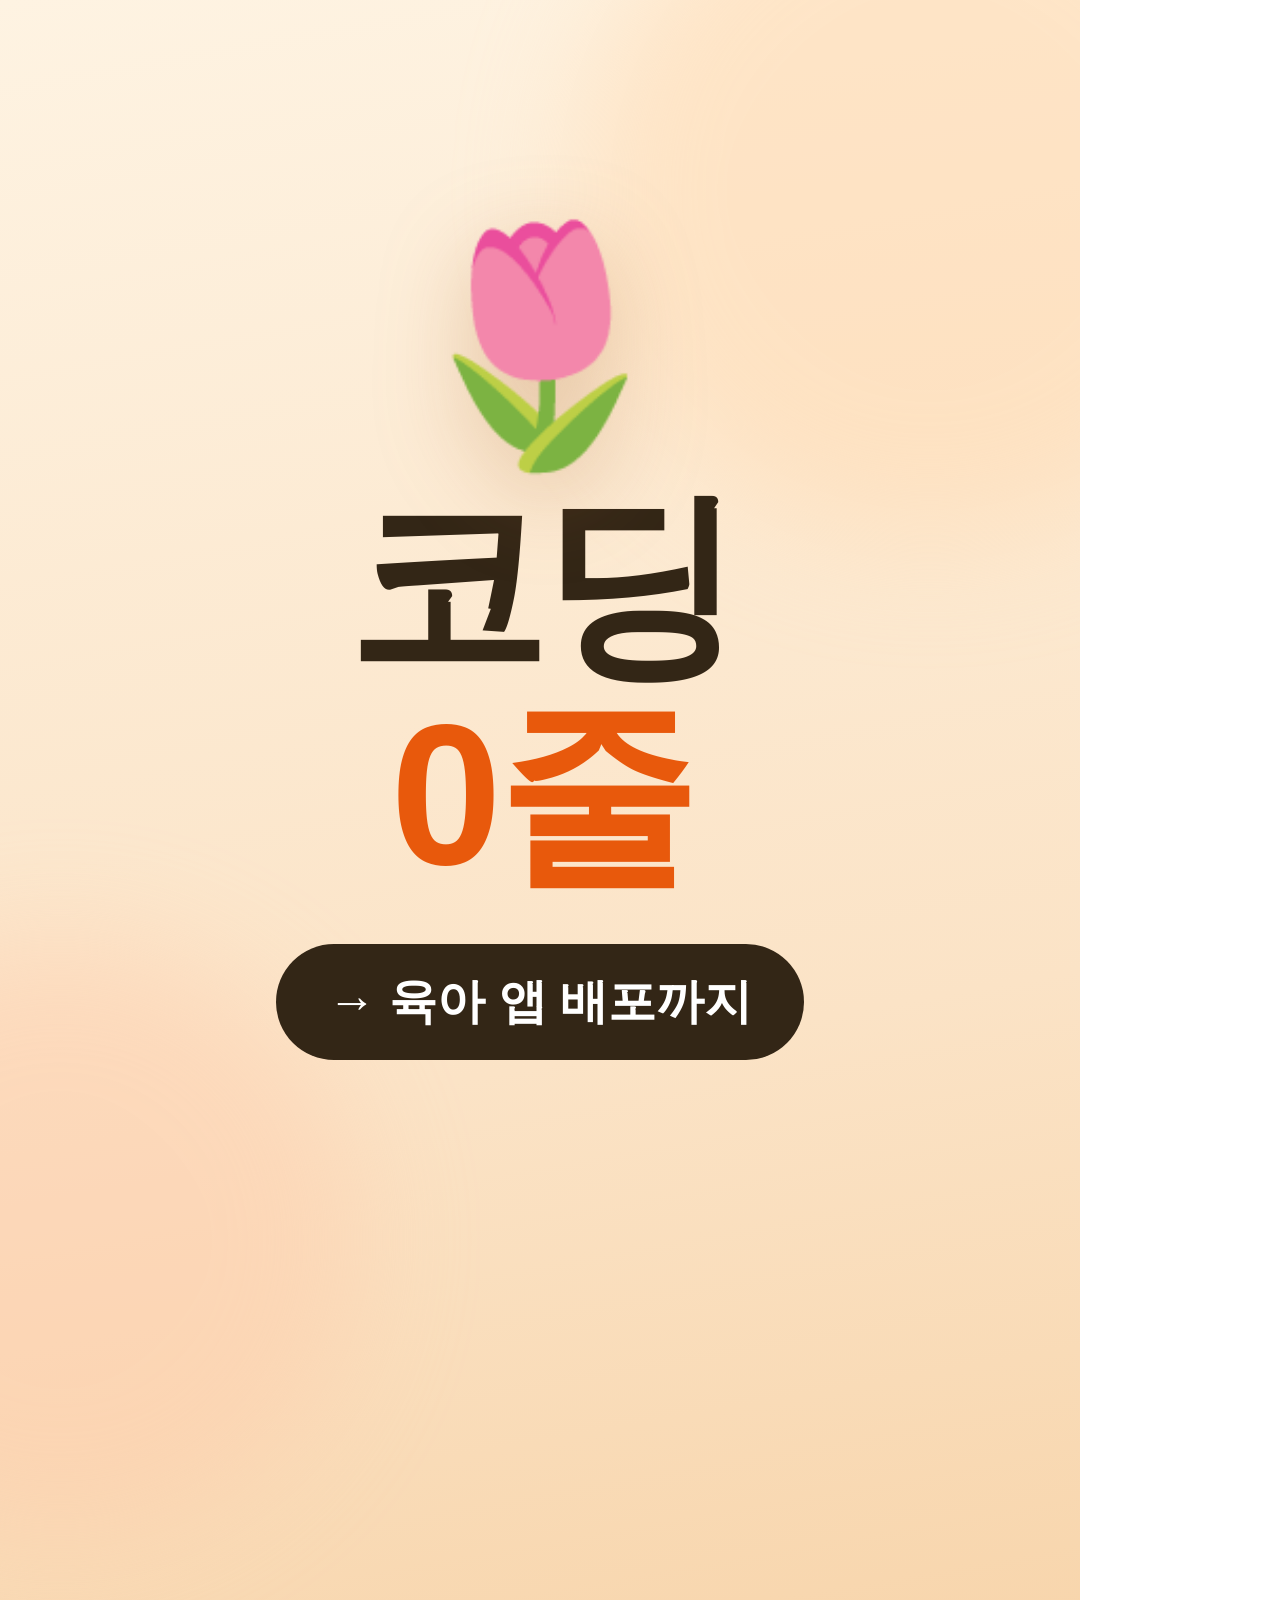
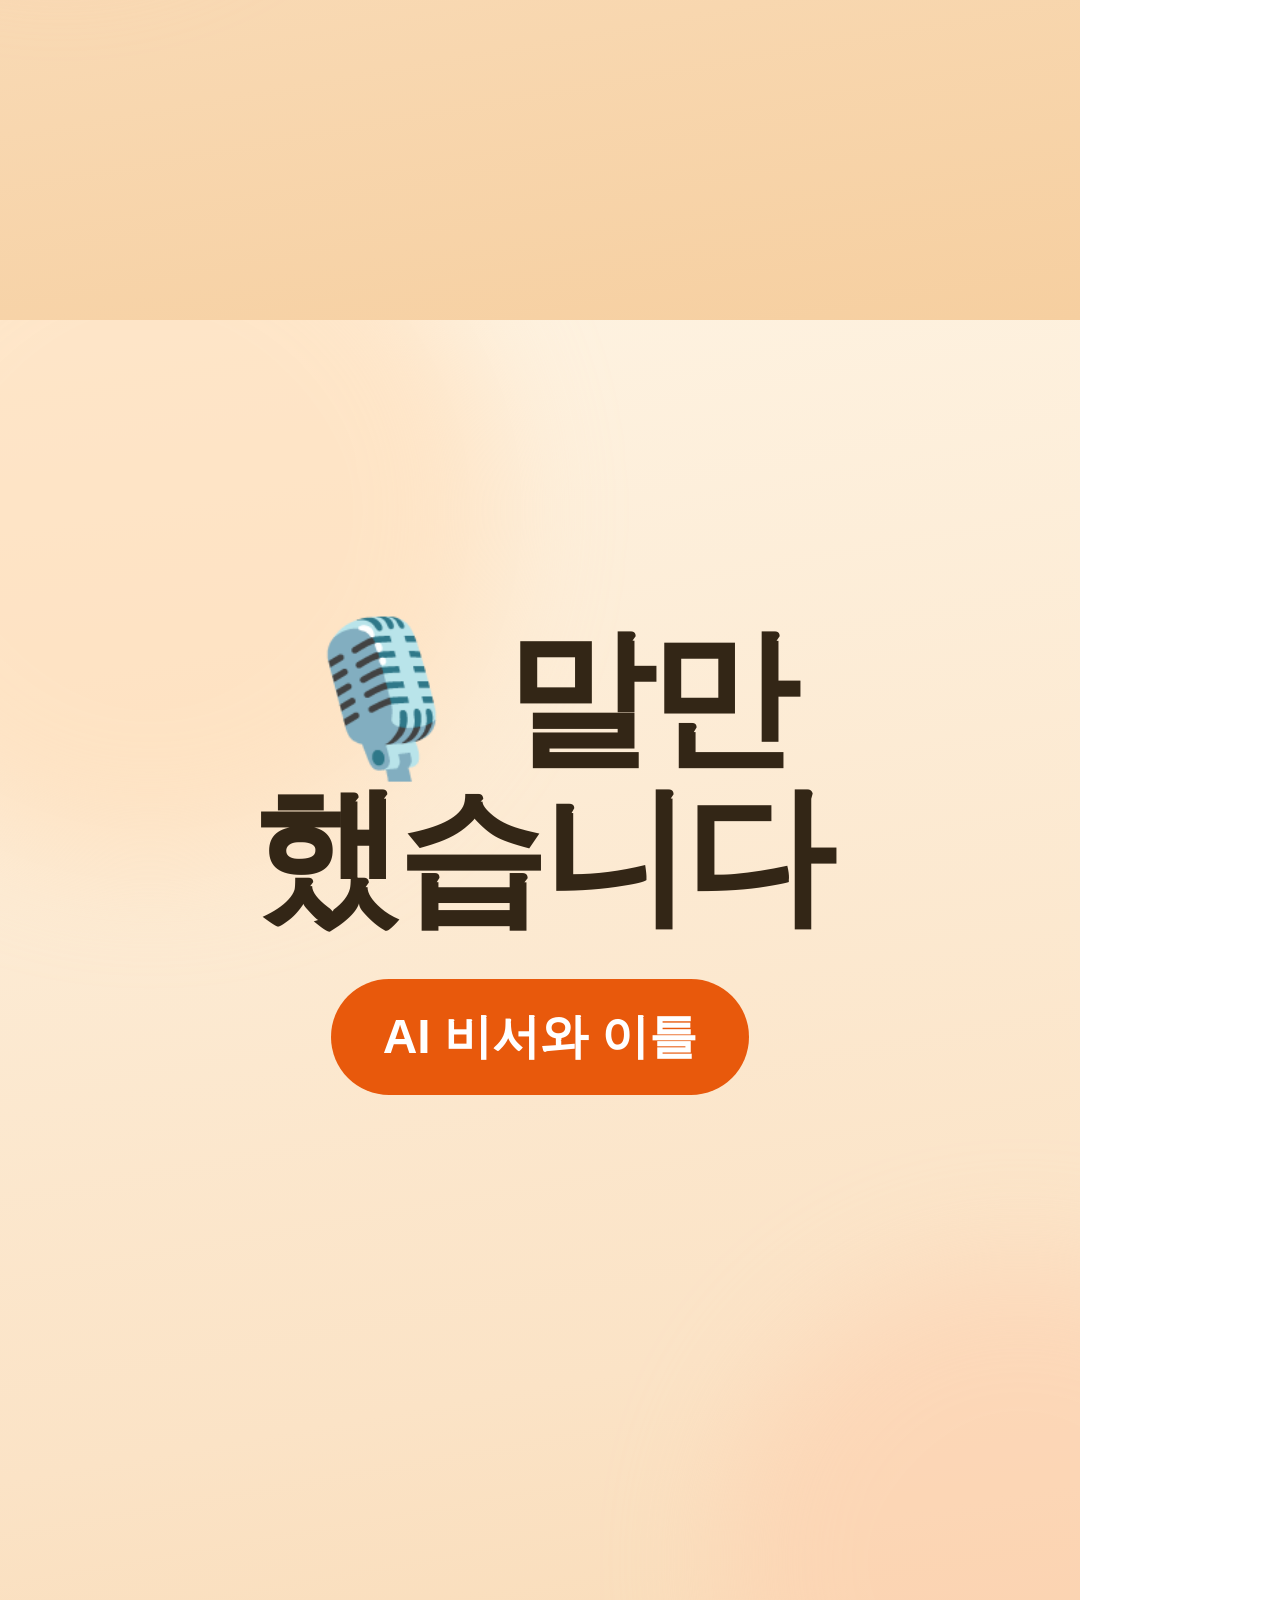
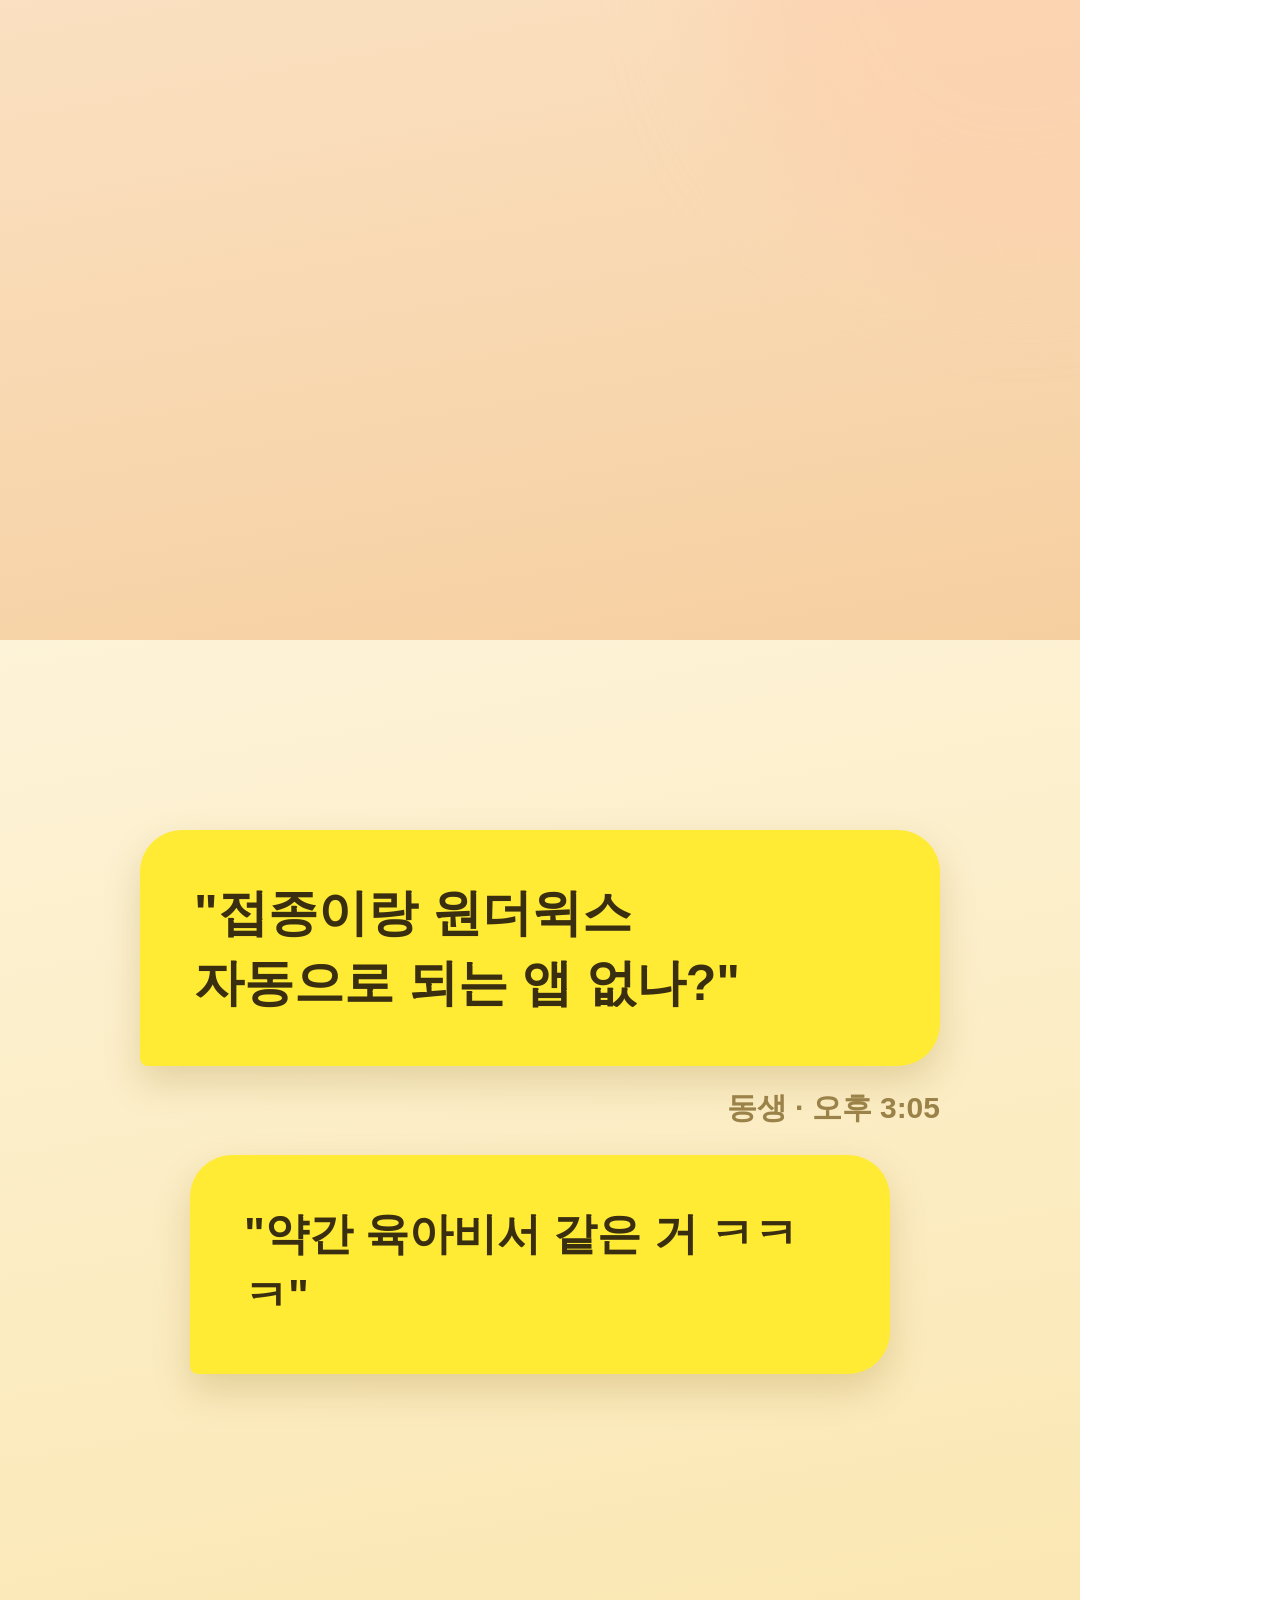
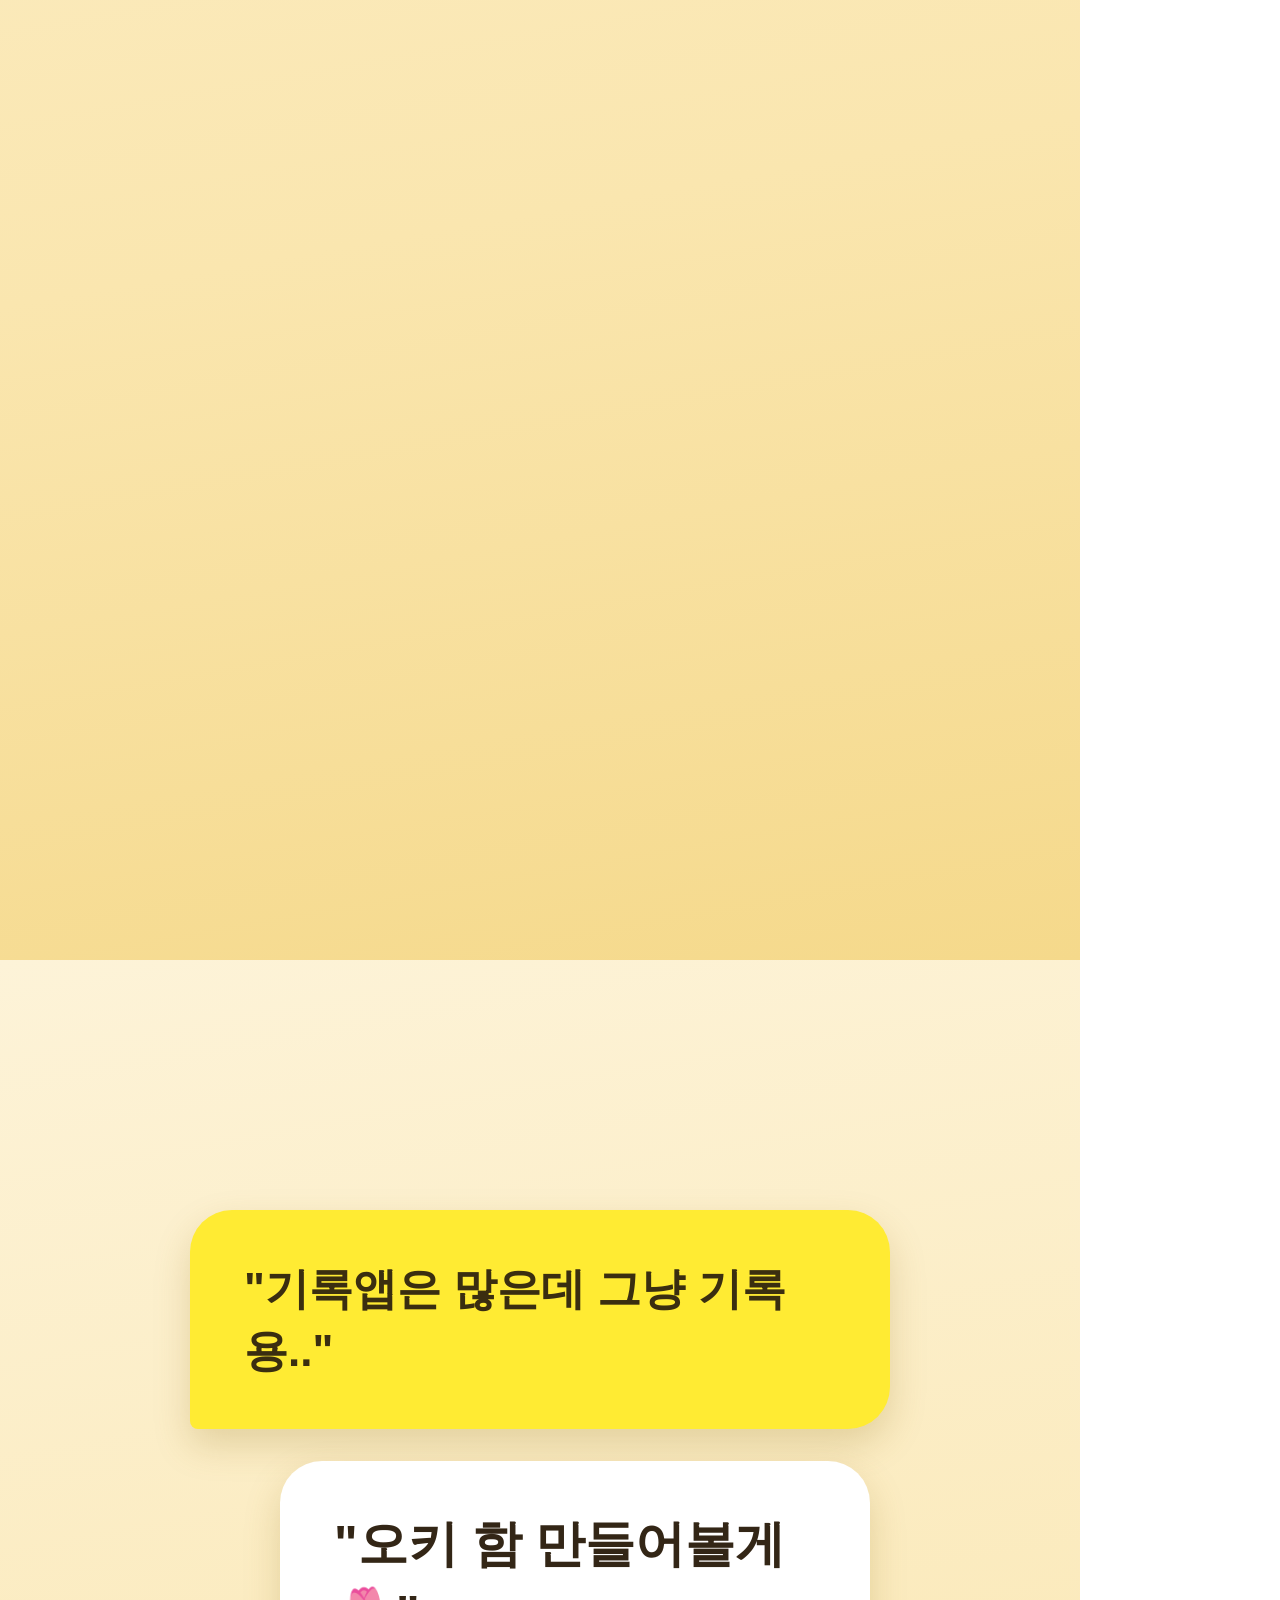
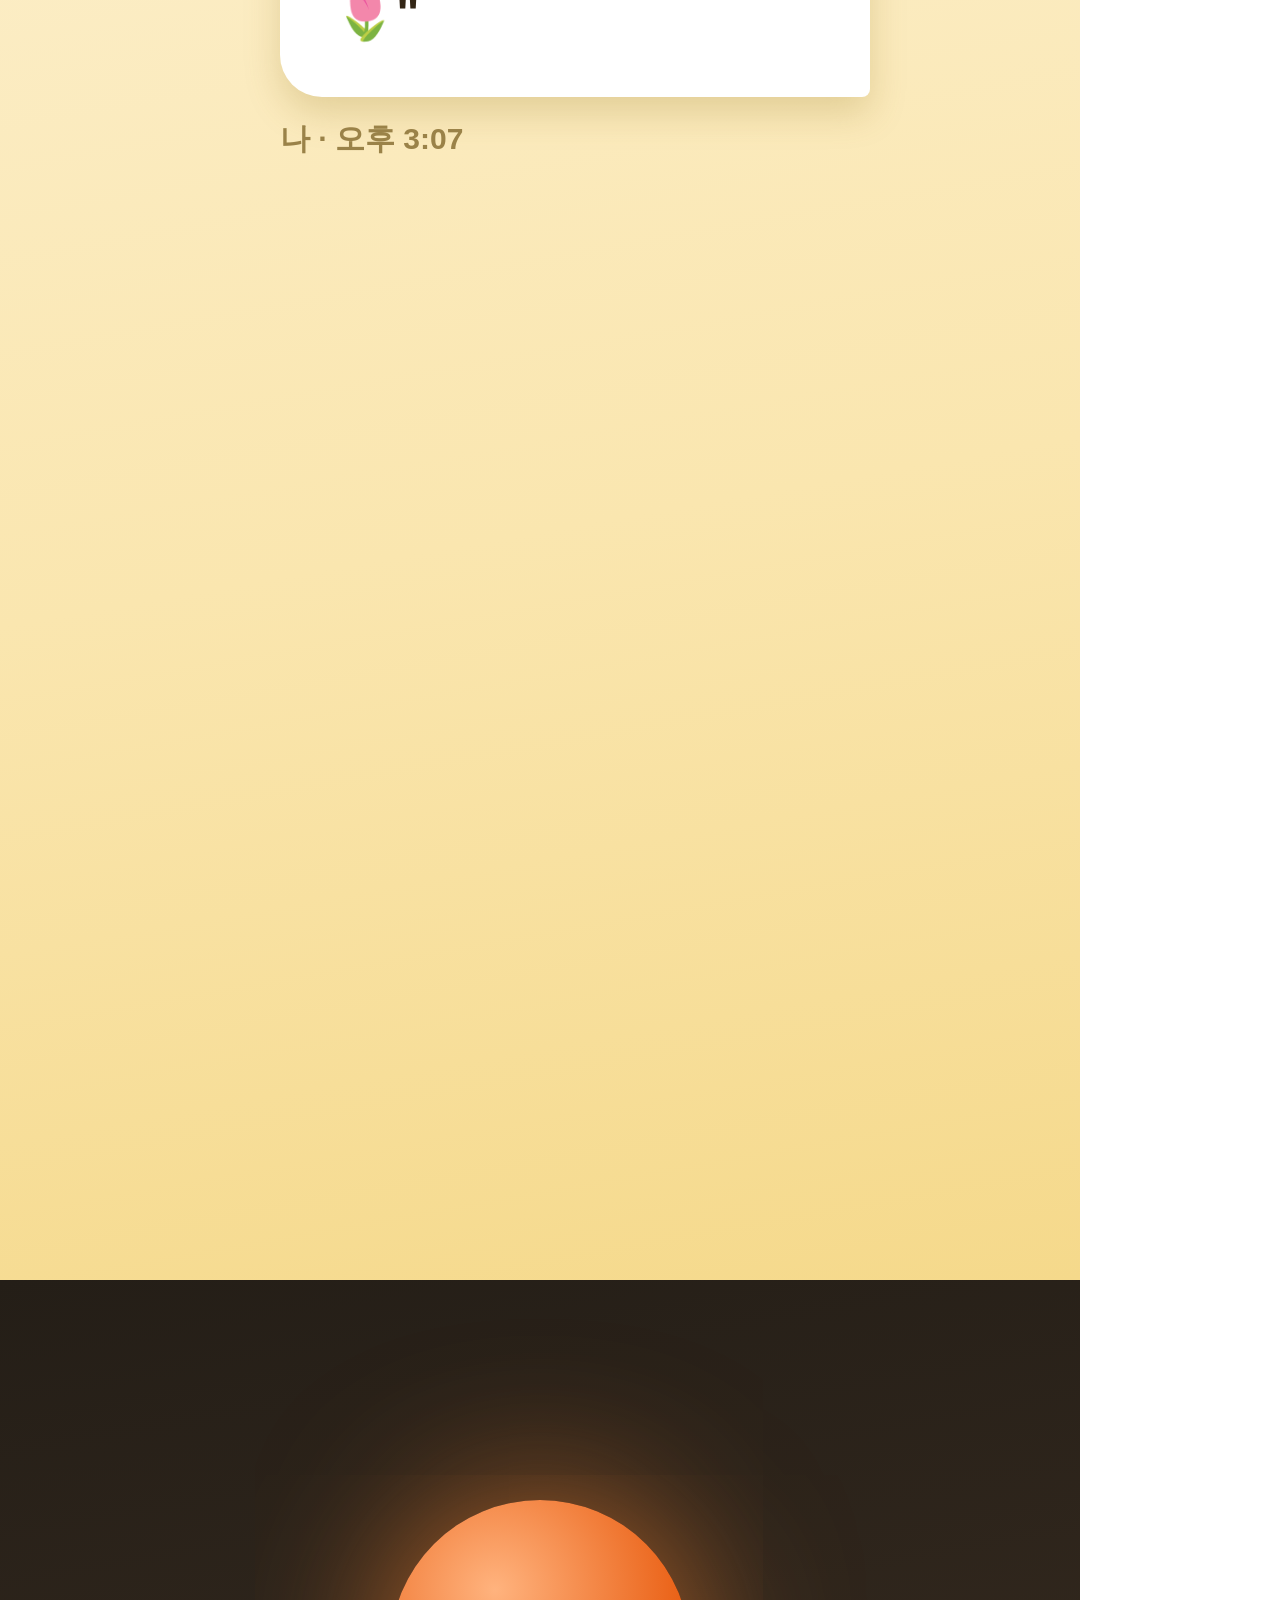
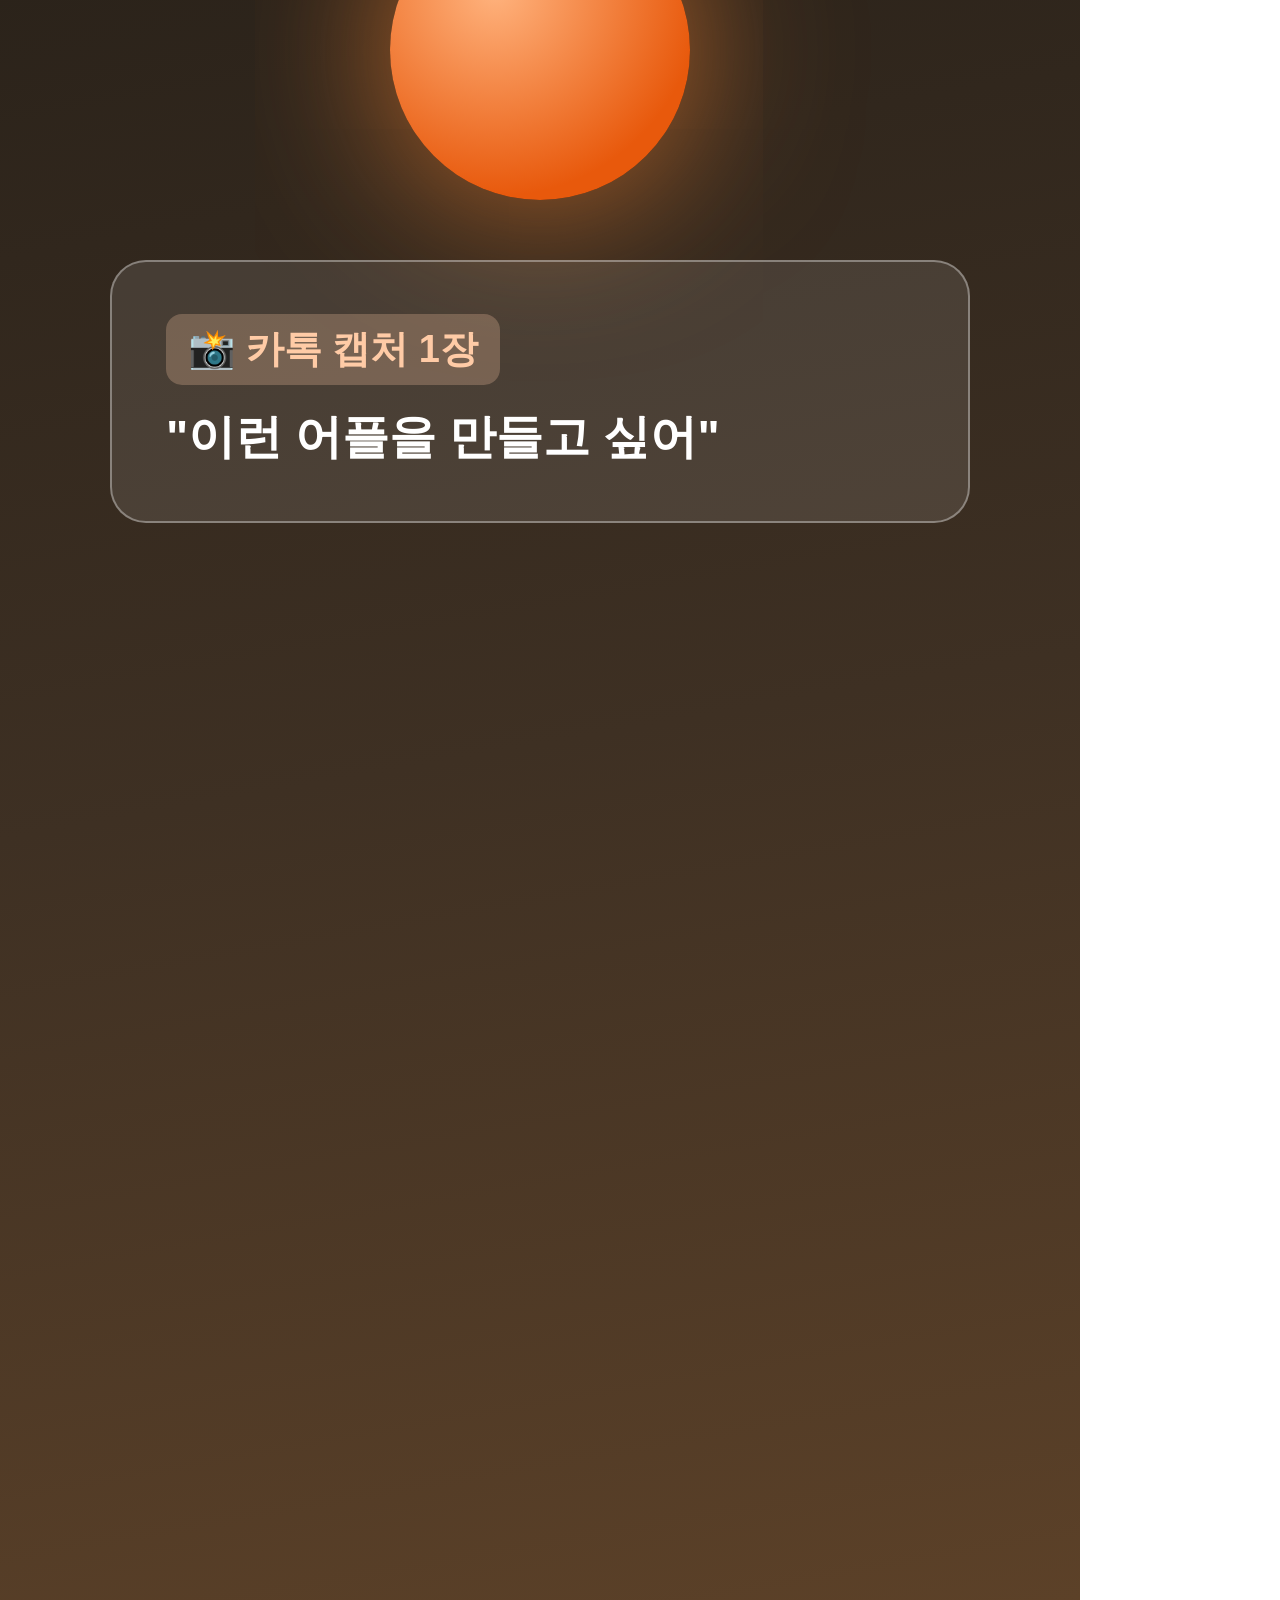
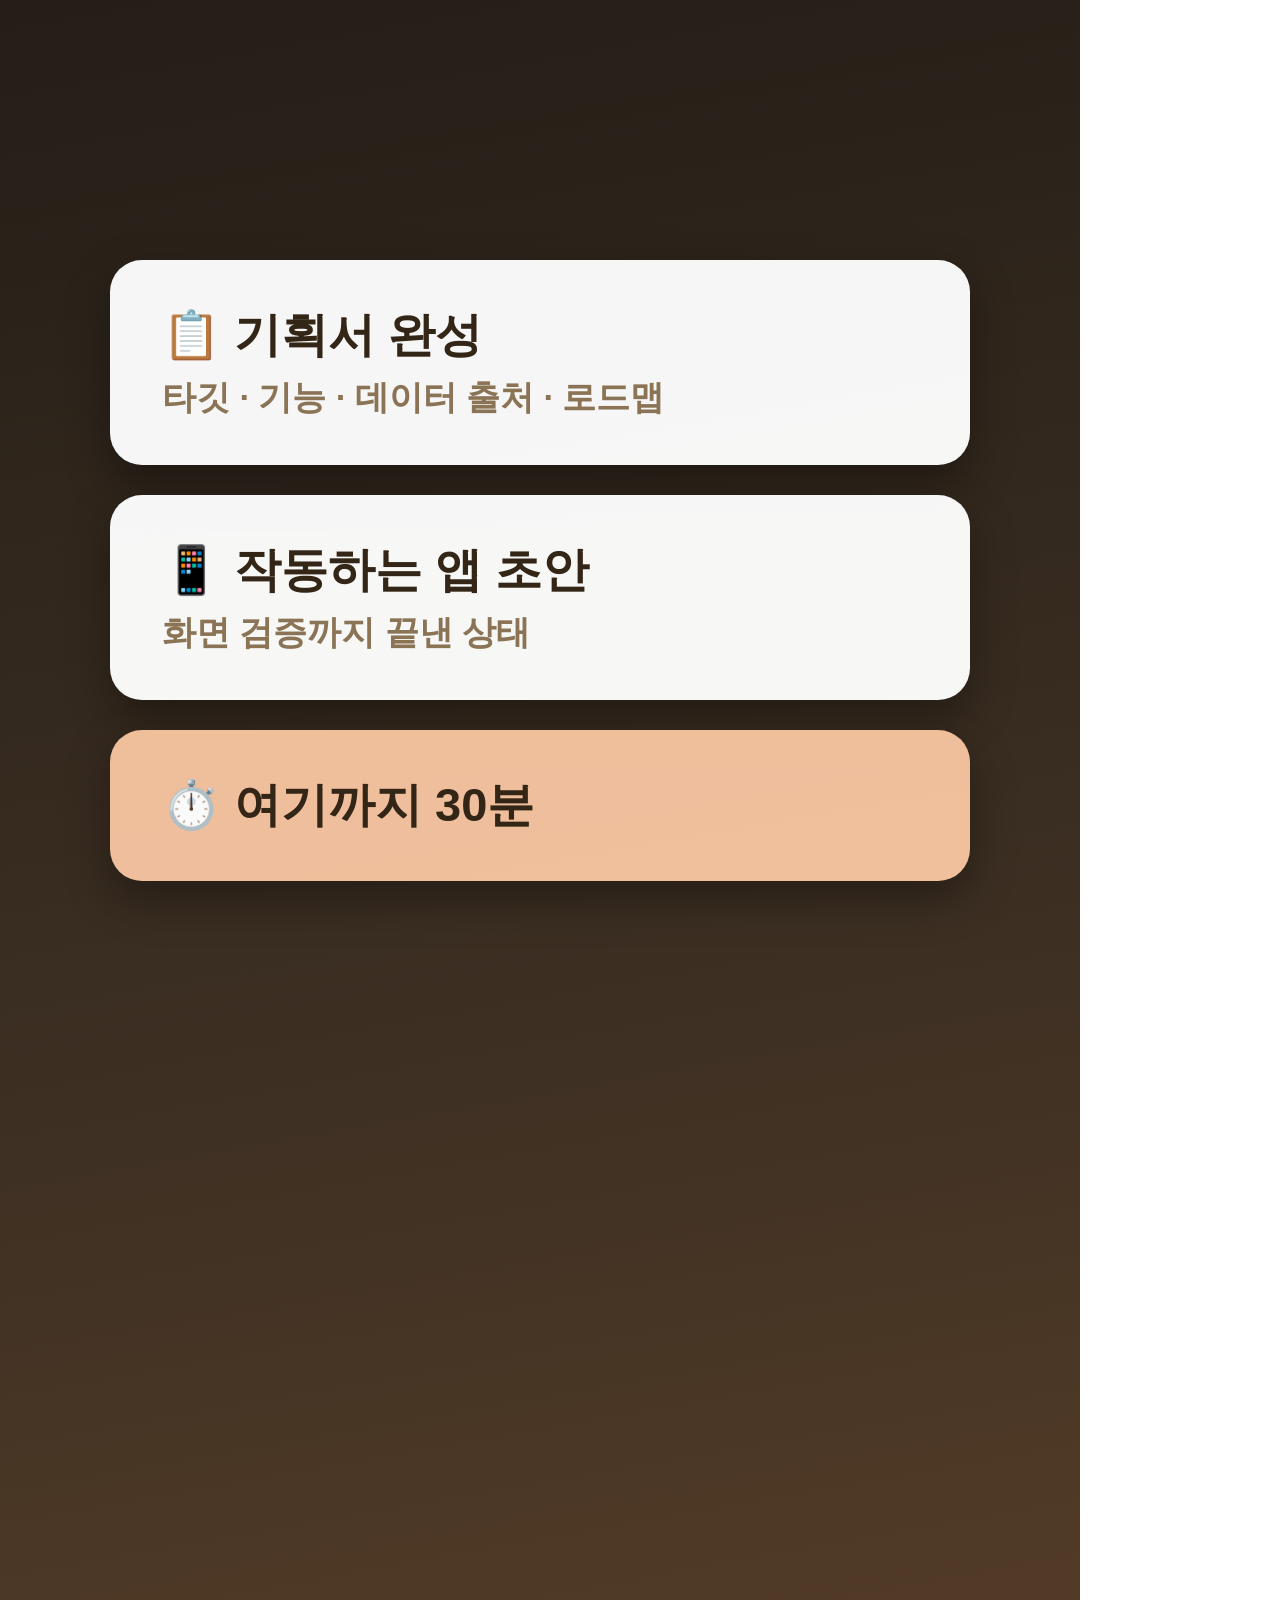
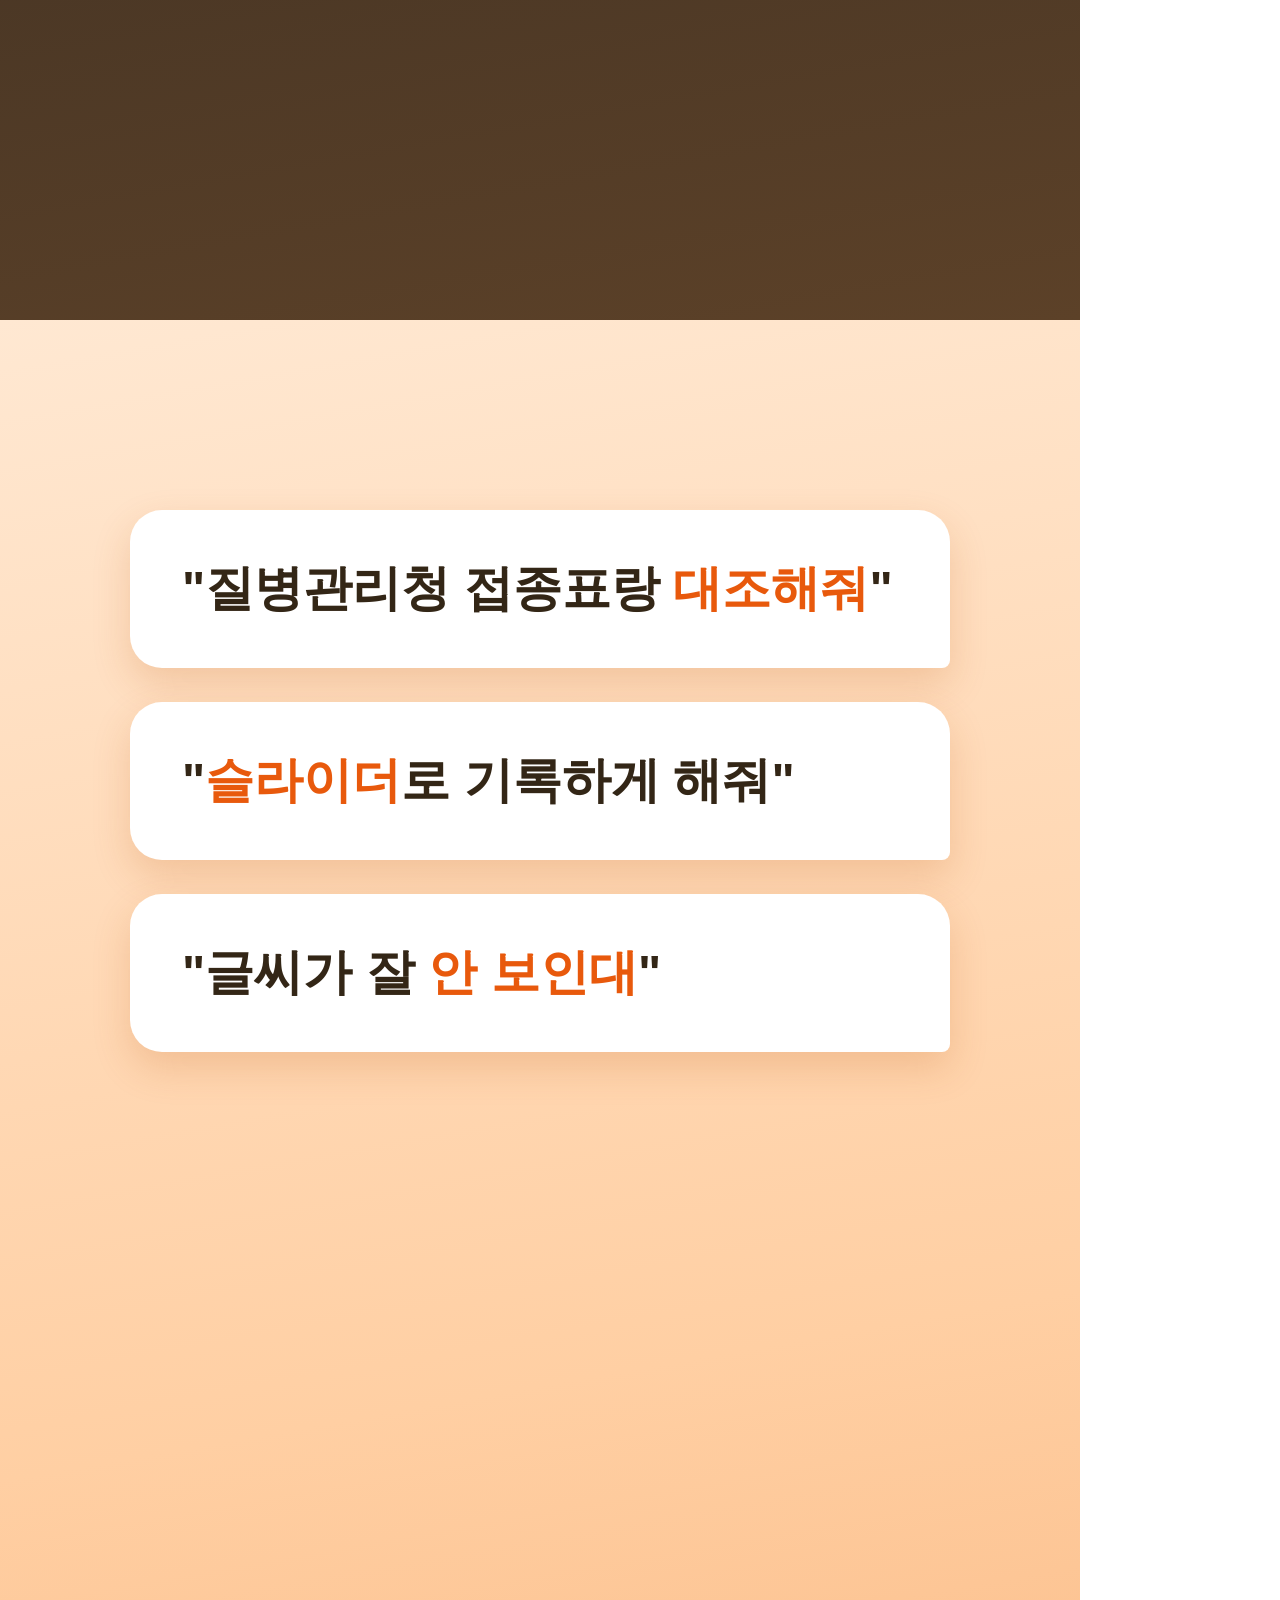
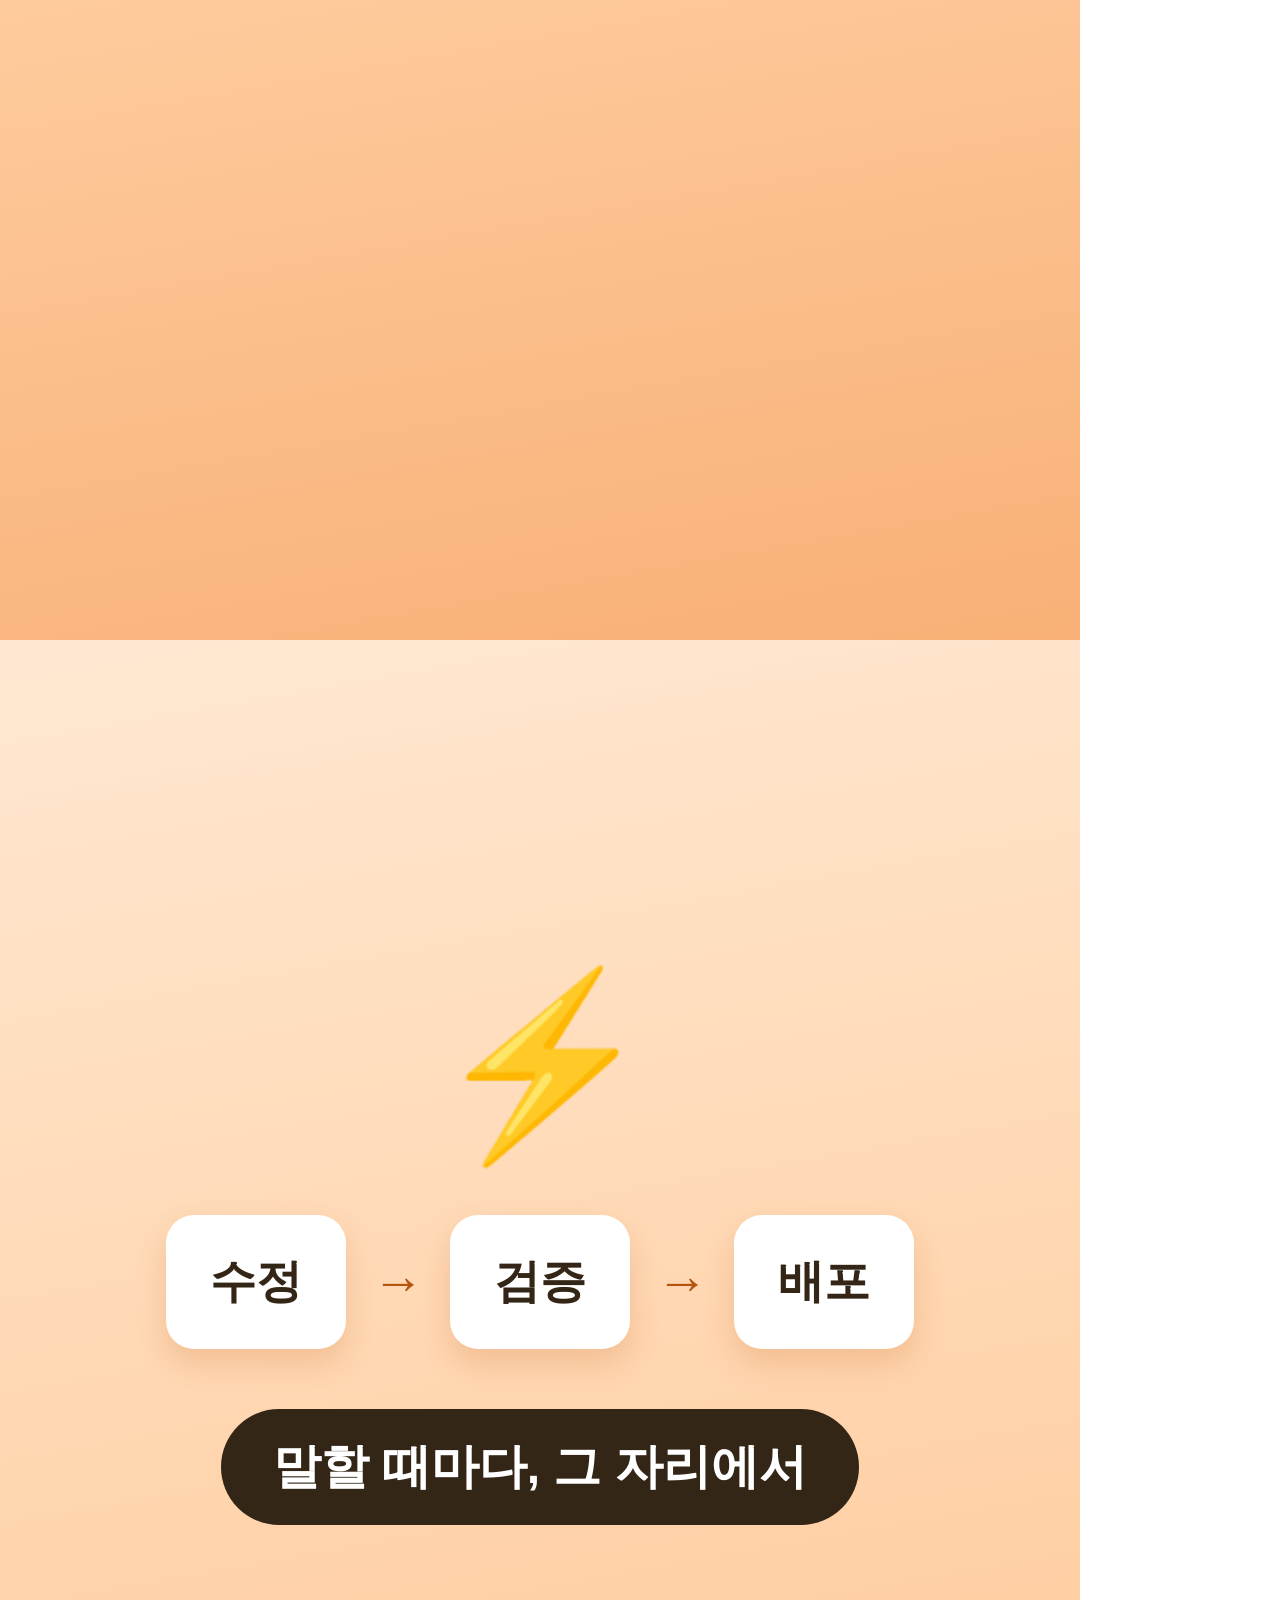
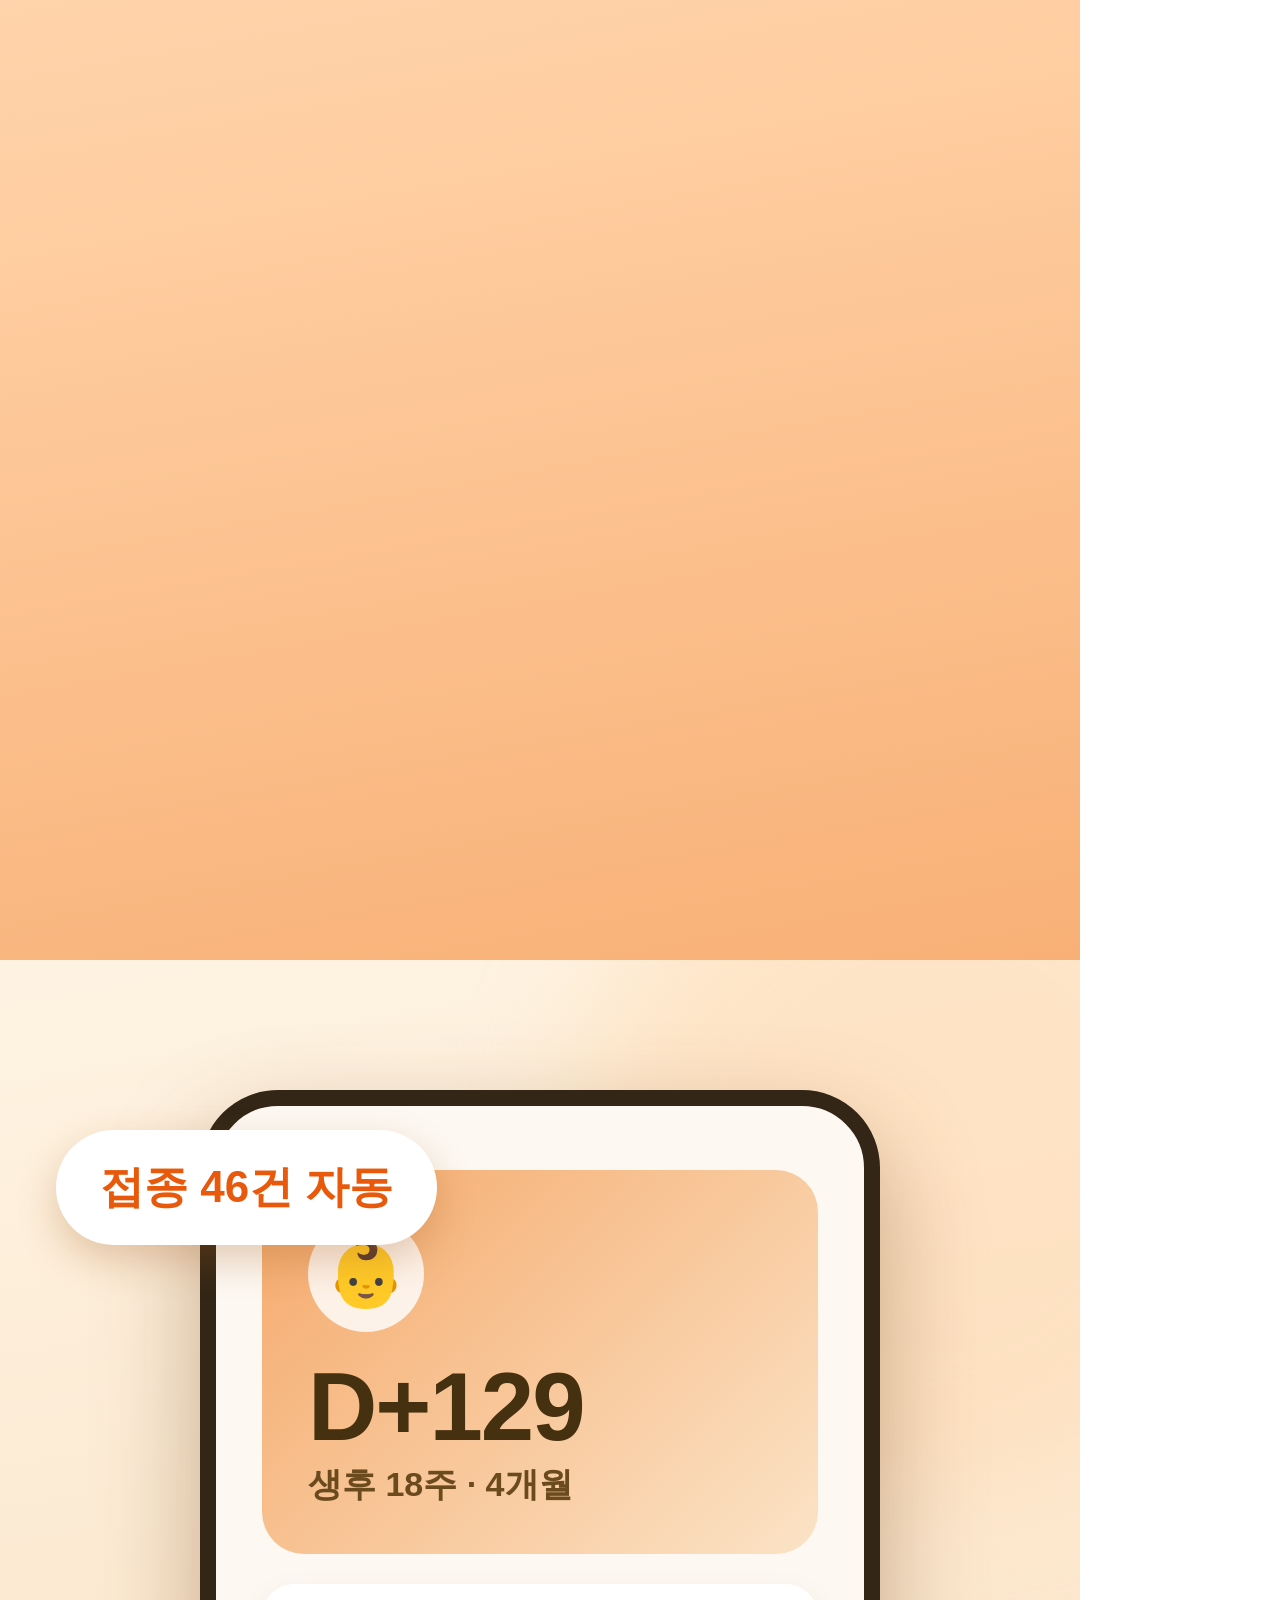
<file: marketing/shorts/bg.html>
<!DOCTYPE html>
<html lang="ko">
<head>
<meta charset="UTF-8">
<style>
  * { margin:0; padding:0; box-sizing:border-box; }
  body { font-family:'Pretendard Variable',Pretendard,-apple-system,sans-serif; }
  .bg { width:1080px; height:1920px; position:relative; overflow:hidden; }
  .cream { background:linear-gradient(170deg,#FEF3E2 0%,#FBE3C6 55%,#F6CFA0 100%); }
  .kakao { background:linear-gradient(170deg,#FDF3D8 0%,#FAE6AF 60%,#F5D98B 100%); }
  .dark  { background:linear-gradient(170deg,#241E17 0%,#3E3023 55%,#5C4128 100%); }
  .fire  { background:linear-gradient(170deg,#FFE8D2 0%,#FFCFA3 55%,#F8B076 100%); }
  .blob { position:absolute; border-radius:50%; filter:blur(60px); opacity:.5; }
  .b1 { width:700px; height:700px; background:#FFD9B0; top:-160px; right:-200px; }
  .b2 { width:600px; height:600px; background:#FFC9A8; bottom:380px; left:-240px; opacity:.4; }
  .stage { position:absolute; top:150px; left:70px; right:70px; text-align:center; }
  /* 공통 요소 */
  .huge { font-size:200px; font-weight:800; letter-spacing:-6px; color:#332616; line-height:1.05; }
  .huge .o { color:#E8590C; }
  .sub-pill { display:inline-block; background:#332616; color:#fff; font-size:48px; font-weight:800;
              padding:26px 52px; border-radius:999px; margin-top:44px; }
  .tulip-big { font-size:230px; line-height:1; margin-bottom:20px; filter:drop-shadow(0 24px 44px rgba(180,110,50,.3)); }
  .chip { display:block; width:fit-content; margin:0 auto 30px; background:#fff; border-radius:999px;
          padding:34px 52px; font-size:47px; font-weight:800; color:#332616;
          box-shadow:0 14px 36px rgba(150,95,40,.18); }
  .chip .o { color:#E8590C; }
  /* 카톡 */
  .kbub { width:800px; margin:0 auto 32px; background:#FFEB33; border-radius:42px 42px 42px 8px;
          padding:48px 54px; font-size:50px; font-weight:800; color:#3A2E10; text-align:left; line-height:1.4;
          box-shadow:0 16px 36px rgba(140,110,20,.22); }
  .kbub.small { font-size:44px; width:700px; }
  .kbub.r { border-radius:42px 42px 8px 42px; background:#fff; margin-left:210px; width:590px; color:#332616; }
  .ktime { font-size:30px; font-weight:700; color:#9A8248; text-align:right; width:800px; margin:-10px auto 26px; }
  /* AI */
  .orb { width:300px; height:300px; border-radius:50%; margin:0 auto 60px;
         background:radial-gradient(circle at 35% 30%,#FFB37E,#E8590C 72%);
         box-shadow:0 0 160px rgba(240,130,50,.75); }
  .ai-input { width:860px; margin:0 auto; background:rgba(255,255,255,.1); border:2.5px solid rgba(255,255,255,.35);
              border-radius:36px; padding:50px 54px; font-size:47px; font-weight:700; color:#fff; text-align:left; line-height:1.45; }
  .ai-input .att { display:inline-block; background:rgba(255,203,166,.25); border-radius:16px; padding:8px 22px;
                   font-size:38px; color:#FFCBA6; margin-bottom:18px; }
  .ai-card { width:860px; margin:0 auto 30px; background:rgba(255,255,255,.96); border-radius:32px;
             padding:44px 52px; font-size:47px; font-weight:800; color:#332616; text-align:left;
             box-shadow:0 18px 44px rgba(0,0,0,.35); }
  .ai-card small { display:block; font-size:34px; font-weight:600; color:#8A7455; margin-top:8px; }
  /* 명령 칩 */
  .cmd { display:block; width:820px; margin:0 auto 34px; background:#fff; border-radius:32px 32px 8px 32px;
         padding:46px 52px; font-size:49px; font-weight:800; color:#332616; text-align:left;
         box-shadow:0 16px 38px rgba(190,90,20,.2); }
  .cmd b { color:#E8590C; }
  .flow { display:flex; justify-content:center; gap:26px; align-items:center; margin-top:56px; }
  .flow .f { background:#fff; border-radius:28px; padding:36px 44px; font-size:46px; font-weight:800; color:#332616;
             box-shadow:0 14px 30px rgba(190,90,20,.2); }
  .flow .ar { font-size:52px; color:#B4560F; font-weight:800; }
  /* 폰 목업 */
  .phone { width:680px; margin:0 auto; background:#FDF8F2; border-radius:78px;
           border:16px solid #332616; box-shadow:0 44px 100px rgba(120,75,35,.4);
           padding:64px 46px; text-align:left; }
  .p-hero { background:linear-gradient(135deg,#F5A96B,#FBE3C6); border-radius:42px; padding:46px; }
  .p-ava { width:116px; height:116px; border-radius:50%; background:rgba(255,255,255,.82);
           display:flex; align-items:center; justify-content:center; font-size:64px; margin-bottom:20px; }
  .p-dday { font-size:96px; font-weight:800; color:#45300F; letter-spacing:-2px; }
  .p-sub { font-size:34px; font-weight:700; color:#6B4A1E; }
  .p-card { background:#fff; border-radius:32px; padding:36px; margin-top:30px;
            font-size:37px; font-weight:800; color:#332616; box-shadow:0 10px 26px rgba(139,107,74,.12); }
  .p-card small { display:block; font-size:29px; font-weight:600; color:#8A7455; margin-top:8px; }
  .float { position:absolute; background:#fff; border-radius:999px; padding:28px 44px; font-size:44px;
           font-weight:800; color:#E8590C; box-shadow:0 16px 38px rgba(160,90,30,.28); }
  /* 시트 목업 */
  .sheet-m { width:680px; margin:0 auto; background:#FFFDF9; border-radius:60px 60px 44px 44px;
             box-shadow:0 40px 90px rgba(120,75,35,.35); padding:56px 52px; text-align:left; }
  .sm-title { font-size:46px; font-weight:800; color:#332616; margin-bottom:36px; }
  .sm-time { font-size:96px; font-weight:800; color:#332616; text-align:center; letter-spacing:-2px; }
  .sm-track { height:22px; border-radius:11px; background:linear-gradient(90deg,#F8CFA2,#F5A96B); margin:34px 0 60px; position:relative; }
  .sm-knob { position:absolute; right:130px; top:-16px; width:54px; height:54px; border-radius:50%; background:#fff;
             border:7px solid #E8590C; box-shadow:0 6px 14px rgba(0,0,0,.2); }
  .sm-amt { font-size:110px; font-weight:800; color:#332616; text-align:center; }
  .sm-amt small { font-size:44px; color:#8A7455; }
  .sm-save { background:#E8590C; border-radius:28px; color:#fff; font-size:48px; font-weight:800;
             text-align:center; padding:38px; margin-top:44px; }
  /* CTA */
  .link-pill { display:inline-block; background:#332616; color:#fff; font-size:52px; font-weight:800;
               padding:42px 64px; border-radius:999px; margin-top:60px; }
  .badges { display:flex; gap:22px; justify-content:center; margin-top:40px; }
  .badges span { background:#fff; border-radius:999px; padding:24px 40px; font-size:42px; font-weight:800;
                 color:#332616; box-shadow:0 12px 28px rgba(160,95,35,.2); }
</style>
</head>
<body>

<!-- 1A: 훅 — 코딩 0줄 -->
<div class="bg cream" id="bg1">
  <div class="blob b1"></div><div class="blob b2"></div>
  <div class="stage" style="top:230px">
    <div class="tulip-big">🌷</div>
    <div class="huge">코딩<br><span class="o">0줄</span></div>
    <div class="sub-pill">→ 육아 앱 배포까지</div>
  </div>
</div>
<!-- 1B -->
<div class="bg cream" id="bg1b">
  <div class="blob b1" style="right:auto;left:-200px"></div><div class="blob b2" style="left:auto;right:-240px"></div>
  <div class="stage" style="top:300px">
    <div class="huge" style="font-size:150px">🎙️ 말만<br>했습니다</div>
    <div class="sub-pill" style="background:#E8590C">AI 비서와 이틀</div>
  </div>
</div>

<!-- 2A: 동생 카톡 -->
<div class="bg kakao" id="bg2">
  <div class="stage" style="top:190px">
    <div class="kbub">"접종이랑 원더윅스<br>자동으로 되는 앱 없나?"</div>
    <div class="ktime">동생 · 오후 3:05</div>
    <div class="kbub small">"약간 <b>육아비서</b> 같은 거 ㅋㅋㅋ"</div>
  </div>
</div>
<!-- 2B -->
<div class="bg kakao" id="bg2b">
  <div class="stage" style="top:250px">
    <div class="kbub small">"기록앱은 많은데 그냥 기록용.."</div>
    <div class="kbub r">"오키 함 만들어볼게 🌷"</div>
    <div class="ktime" style="text-align:left;margin-left:210px">나 · 오후 3:07</div>
  </div>
</div>

<!-- 3A: AI에게 -->
<div class="bg dark" id="bg3">
  <div class="stage" style="top:220px">
    <div class="orb"></div>
    <div class="ai-input"><span class="att">📸 카톡 캡처 1장</span><br>"이런 어플을 만들고 싶어"</div>
  </div>
</div>
<!-- 3B: 30분 뒤 -->
<div class="bg dark" id="bg3b">
  <div class="stage" style="top:260px">
    <div class="ai-card">📋 기획서 완성 <small>타깃 · 기능 · 데이터 출처 · 로드맵</small></div>
    <div class="ai-card">📱 작동하는 앱 초안 <small>화면 검증까지 끝낸 상태</small></div>
    <div class="ai-card" style="background:rgba(255,203,166,.92)">⏱️ 여기까지 30분</div>
  </div>
</div>

<!-- 4A: 명령 몽타주 -->
<div class="bg fire" id="bg4">
  <div class="stage" style="top:190px">
    <div class="cmd">"질병관리청 접종표랑 <b>대조해줘</b>"</div>
    <div class="cmd">"<b>슬라이더</b>로 기록하게 해줘"</div>
    <div class="cmd">"글씨가 잘 <b>안 보인대</b>"</div>
  </div>
</div>
<!-- 4B: 파이프라인 -->
<div class="bg fire" id="bg4b">
  <div class="stage" style="top:330px">
    <div class="huge" style="font-size:180px">⚡</div>
    <div class="flow"><span class="f">수정</span><span class="ar">→</span><span class="f">검증</span><span class="ar">→</span><span class="f">배포</span></div>
    <div class="sub-pill" style="margin-top:60px">말할 때마다, 그 자리에서</div>
  </div>
</div>

<!-- 5A: 앱 홈 -->
<div class="bg cream" id="bg5">
  <div class="blob b1"></div>
  <div class="stage" style="top:130px">
    <div class="phone">
      <div class="p-hero">
        <div class="p-ava">👶</div>
        <div class="p-dday">D+129</div>
        <div class="p-sub">생후 18주 · 4개월</div>
      </div>
      <div class="p-card">💉 지금 접종 가능 기간<small>DTaP 2차 외 4건 · 권장일 7/1</small></div>
      <div class="p-card">🌩️ 원더윅스 4차 진행 중<small>「사건」 까꿍놀이를 이해하기 시작</small></div>
    </div>
    <div class="float" style="top:40px;left:-14px">접종 46건 자동</div>
    <div class="float" style="top:560px;right:-16px;color:#7048E8">원더윅스 10단계</div>
  </div>
</div>
<!-- 5B: 기록 시트 -->
<div class="bg cream" id="bg5b">
  <div class="blob b2"></div>
  <div class="stage" style="top:170px">
    <div class="sheet-m">
      <div class="sm-title">🍼 분유</div>
      <div class="sm-time">14:13 <span style="font-size:40px;color:#8A7455">지금</span></div>
      <div class="sm-track"><div class="sm-knob"></div></div>
      <div class="sm-amt">190<small> ml</small></div>
      <div class="sm-track" style="margin-bottom:0"><div class="sm-knob" style="right:280px"></div></div>
      <div class="sm-save">저장 ✓</div>
    </div>
    <div class="float" style="top:30px;right:-10px">타이핑 없이 3초</div>
  </div>
</div>

<!-- 6A: CTA -->
<div class="bg cream" id="bg6">
  <div class="blob b1"></div><div class="blob b2"></div>
  <div class="stage" style="top:250px">
    <div class="tulip-big">🌷</div>
    <div class="huge" style="font-size:130px">베이비블룸</div>
    <div class="badges"><span>무료</span><span>광고 없음</span><span>설치형</span></div>
    <div class="link-pill">프로필 링크에서 바로</div>
  </div>
</div>
<!-- 6B -->
<div class="bg cream" id="bg6b">
  <div class="blob b2"></div>
  <div class="stage" style="top:330px">
    <div class="huge" style="font-size:120px">비개발자의<br><span class="o">AI 활용</span></div>
    <div class="sub-pill">다음 실험도 계속 🌷</div>
  </div>
</div>

</body>
</html>
</file>
